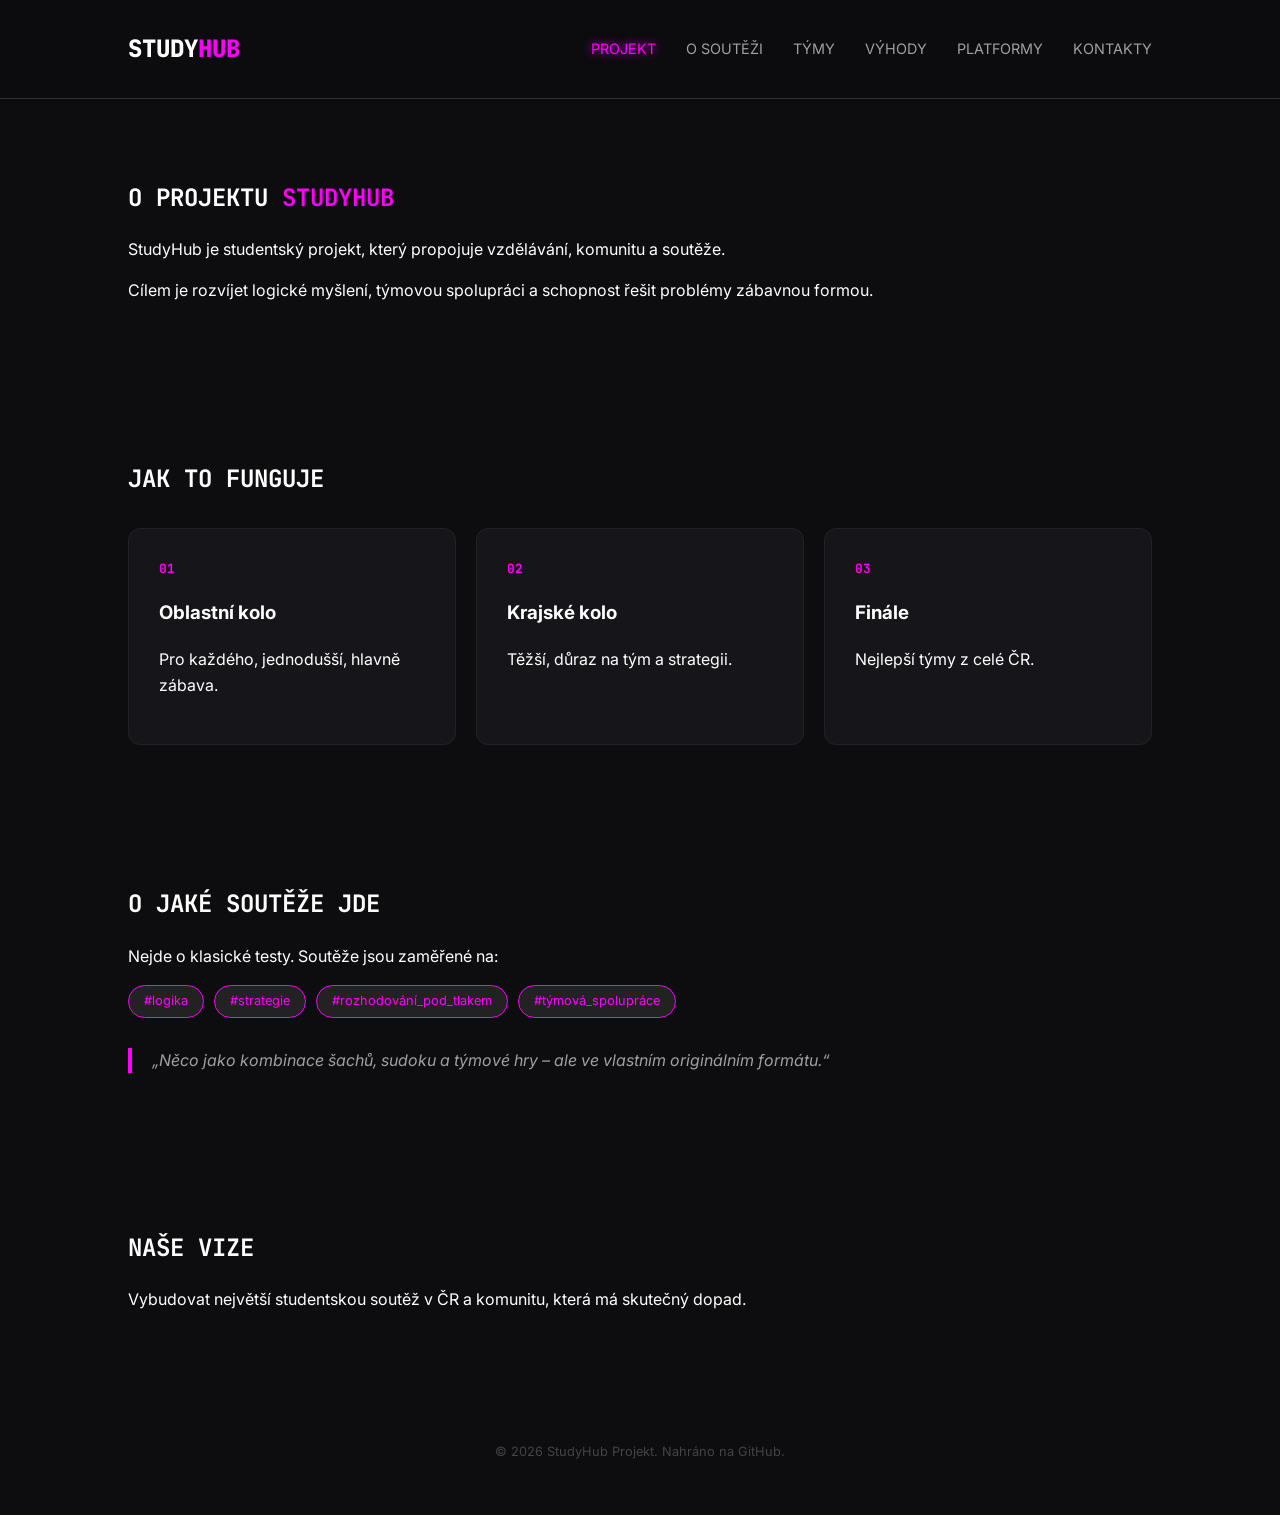
<file: index.html>
<!DOCTYPE html>
<html lang="cs">
<head>
    <meta charset="UTF-8">
    <meta name="viewport" content="width=device-width, initial-scale=1.0">
    <title>StudyHub | Studentský projekt</title>
    <link rel="stylesheet" href="style.css">
    <link href="https://fonts.googleapis.com/css2?family=Inter:wght@400;700;900&family=JetBrains+Mono:wght@500&display=swap" rel="stylesheet">
</head>
<body>

    <header>
        <nav>
            <div class="logo">STUDY<span>HUB</span></div>
            <ul>
                <li><a href="index.html" class="active">Projekt</a></li>
                <li><a href="o-soutezi.html">O soutěži</a></li>
                <li><a href="tymy.html">Týmy</a></li>
                <li><a href="vyhody.html">Výhody</a></li>
                <li><a href="platformy.html">Platformy</a></li>
                <li><a href="kontakt.html">Kontakty</a></li>
            </ul>
        </nav>
    </header>

    <main>
        <section class="hero">
            <h1>O PROJEKTU <span class="highlight">STUDYHUB</span></h1>
            <p class="subtitle">StudyHub je studentský projekt, který propojuje vzdělávání, komunitu a soutěže.</p>
            <p>Cílem je rozvíjet logické myšlení, týmovou spolupráci a schopnost řešit problémy zábavnou formou.</p>
        </section>

        <section class="features">
            <h2>JAK TO FUNGUJE</h2>
            <div class="grid">
                <div class="card">
                    <span class="step">01</span>
                    <h3>Oblastní kolo</h3>
                    <p>Pro každého, jednodušší, hlavně zábava.</p>
                </div>
                <div class="card">
                    <span class="step">02</span>
                    <h3>Krajské kolo</h3>
                    <p>Těžší, důraz na tým a strategii.</p>
                </div>
                <div class="card">
                    <span class="step">03</span>
                    <h3>Finále</h3>
                    <p>Nejlepší týmy z celé ČR.</p>
                </div>
            </div>
        </section>

        <section class="about-games">
            <h2>O JAKÉ SOUTĚŽE JDE</h2>
            <div class="info-box">
                <p>Nejde o klasické testy. Soutěže jsou zaměřené na:</p>
                <ul class="tags">
                    <li>#logika</li>
                    <li>#strategie</li>
                    <li>#rozhodování_pod_tlakem</li>
                    <li>#týmová_spolupráce</li>
                </ul>
                <p class="quote">„Něco jako kombinace šachů, sudoku a týmové hry – ale ve vlastním originálním formátu.“</p>
            </div>
        </section>

        <section class="vision">
            <h2>NAŠE VIZE</h2>
            <p>Vybudovat největší studentskou soutěž v ČR a komunitu, která má skutečný dopad.</p>
        </section>
    </main>

    <footer>
        <p>&copy; 2026 StudyHub Projekt. Nahráno na GitHub.</p>
    </footer>

</body>
</html>
</file>
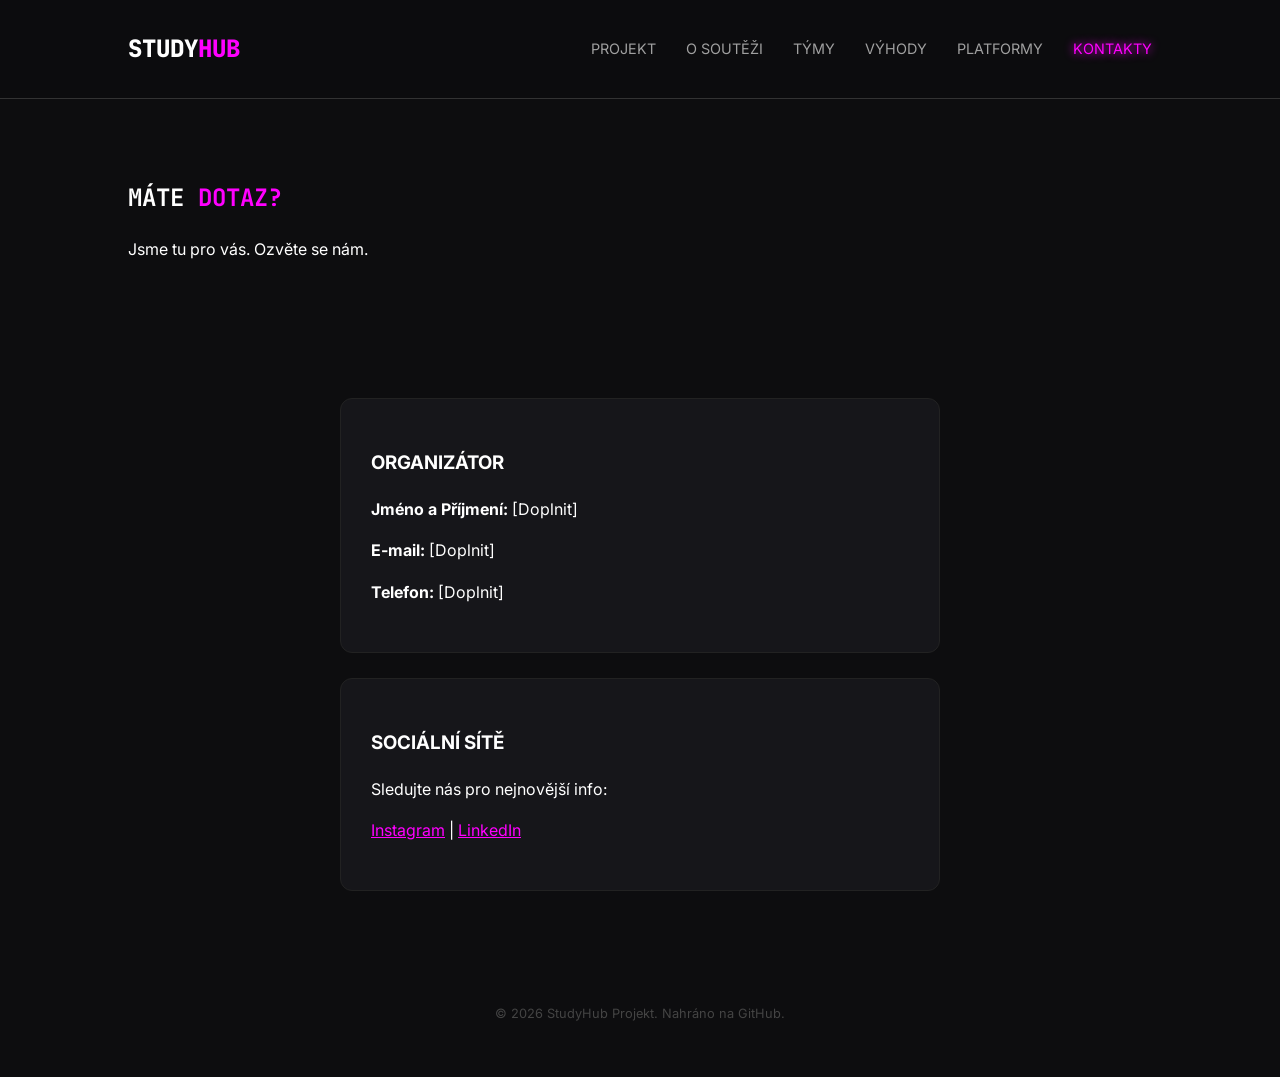
<file: kontakt.html>
<!DOCTYPE html>
<html lang="cs">
<head>
    <meta charset="UTF-8">
    <meta name="viewport" content="width=device-width, initial-scale=1.0">
    <title>StudyHub | Studentský projekt</title>
    <link rel="stylesheet" href="style.css">
    <link href="https://fonts.googleapis.com/css2?family=Inter:wght@400;700;900&family=JetBrains+Mono:wght@500&display=swap" rel="stylesheet">
</head>
<body>

    <header>
        <nav>
            <div class="logo">STUDY<span>HUB</span></div>
            <ul>
                <li><a href="index.html" >Projekt</a></li>
                <li><a href="o-soutezi.html" >O soutěži</a></li>
                <li><a href="tymy.html">Týmy</a></li>
                <li><a href="vyhody.html">Výhody</a></li>
                <li><a href="platformy.html">Platformy</a></li>
                <li><a href="kontakt.html"class="active">Kontakty</a></li>
            </ul>
        </nav>
    </header>

    <main>
    <section class="hero">
        <h1>MÁTE <span class="highlight">DOTAZ?</span></h1>
        <p class="subtitle">Jsme tu pro vás. Ozvěte se nám.</p>
    </section>

    <section class="info-box" style="max-width: 600px; margin: auto;">
        <div class="card">
            <h3>ORGANIZÁTOR</h3>
            <p><strong>Jméno a Příjmení:</strong> [Doplnit]</p>
            <p><strong>E-mail:</strong> [Doplnit]</p>
            <p><strong>Telefon:</strong> [Doplnit]</p>
        </div>
        <br>
        <div class="card">
            <h3>SOCIÁLNÍ SÍTĚ</h3>
            <p>Sledujte nás pro nejnovější info:</p>
            <p><a href="#" class="highlight">Instagram</a> | <a href="#" class="highlight">LinkedIn</a></p>
        </div>
    </section>
</main>

    <footer>
        <p>&copy; 2026 StudyHub Projekt. Nahráno na GitHub.</p>
    </footer>

</body>
</html>
</file>
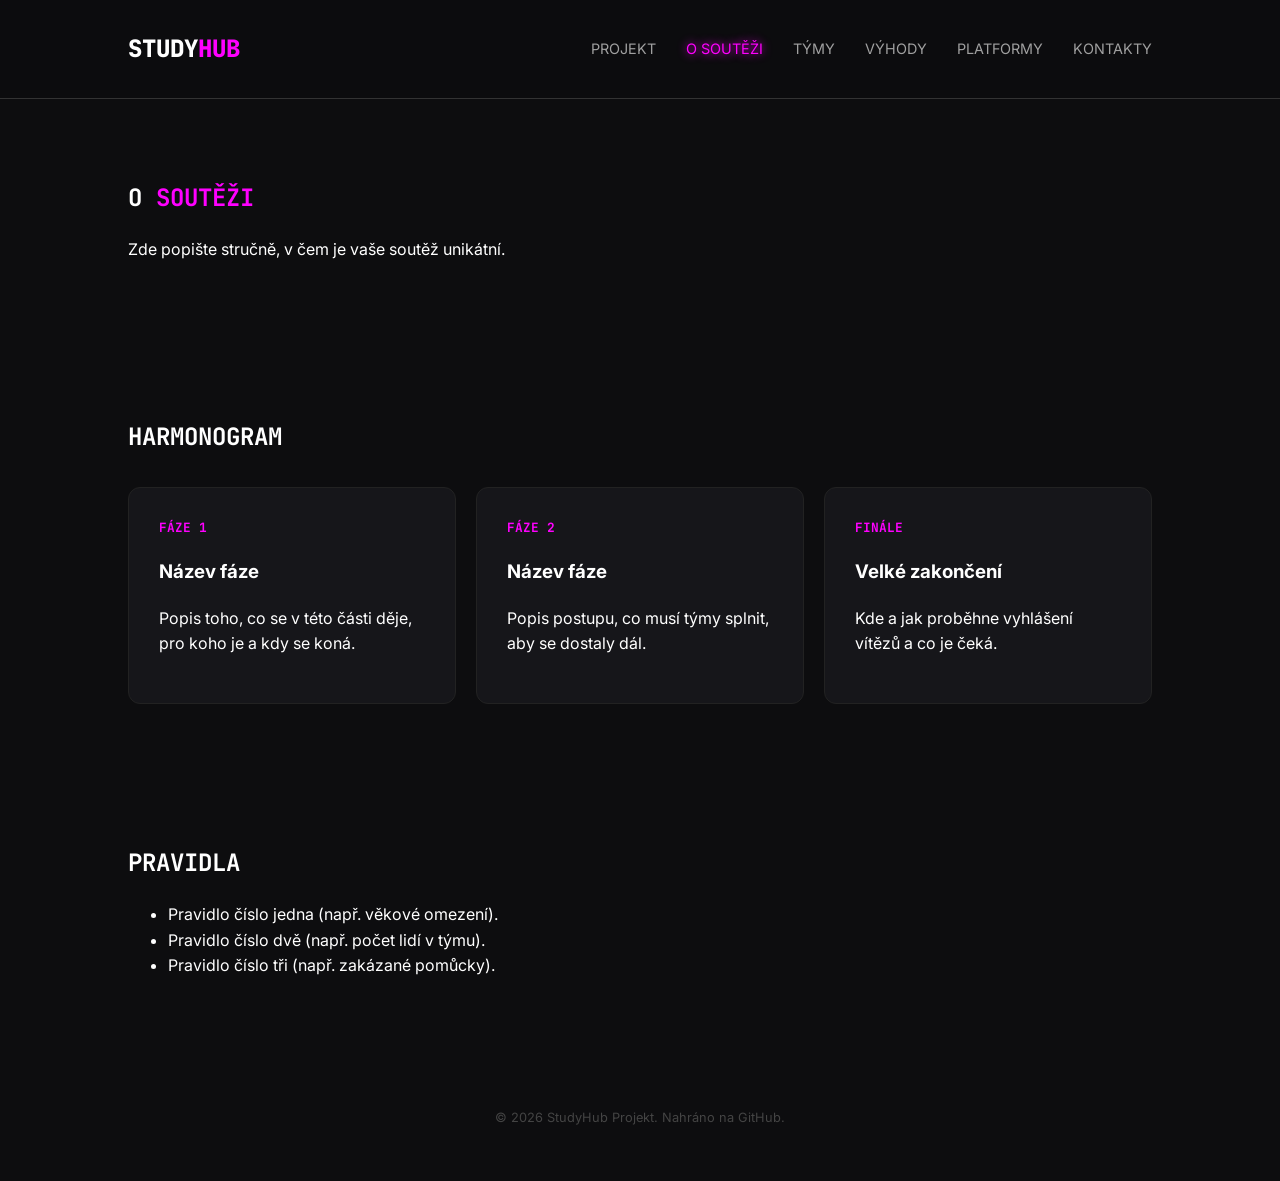
<file: o-soutezi.html>
<!DOCTYPE html>
<html lang="cs">
<head>
    <meta charset="UTF-8">
    <meta name="viewport" content="width=device-width, initial-scale=1.0">
    <title>StudyHub | Studentský projekt</title>
    <link rel="stylesheet" href="style.css">
    <link href="https://fonts.googleapis.com/css2?family=Inter:wght@400;700;900&family=JetBrains+Mono:wght@500&display=swap" rel="stylesheet">
</head>
<body>

    <header>
        <nav>
            <div class="logo">STUDY<span>HUB</span></div>
            <ul>
                <li><a href="index.html" >Projekt</a></li>
                <li><a href="o-soutezi.html" class="active">O soutěži</a></li>
                <li><a href="tymy.html">Týmy</a></li>
                <li><a href="vyhody.html">Výhody</a></li>
                <li><a href="platformy.html">Platformy</a></li>
                <li><a href="kontakt.html">Kontakty</a></li>
            </ul>
        </nav>
    </header>

   <main>
    <section class="hero">
        <h1>O <span class="highlight">SOUTĚŽI</span></h1>
        <p class="subtitle">Zde popište stručně, v čem je vaše soutěž unikátní.</p>
    </section>

    <section class="details">
        <h2>HARMONOGRAM</h2>
        <div class="grid">
            <div class="card">
                <span class="step">FÁZE 1</span>
                <h3>Název fáze</h3>
                <p>Popis toho, co se v této části děje, pro koho je a kdy se koná.</p>
            </div>
            <div class="card">
                <span class="step">FÁZE 2</span>
                <h3>Název fáze</h3>
                <p>Popis postupu, co musí týmy splnit, aby se dostaly dál.</p>
            </div>
            <div class="card">
                <span class="step">FINÁLE</span>
                <h3>Velké zakončení</h3>
                <p>Kde a jak proběhne vyhlášení vítězů a co je čeká.</p>
            </div>
        </div>
    </section>

    <section class="rules">
        <h2>PRAVIDLA</h2>
        <div class="info-box">
            <ul>
                <li>Pravidlo číslo jedna (např. věkové omezení).</li>
                <li>Pravidlo číslo dvě (např. počet lidí v týmu).</li>
                <li>Pravidlo číslo tři (např. zakázané pomůcky).</li>
            </ul>
        </div>
    </section>
</main>

    <footer>
        <p>&copy; 2026 StudyHub Projekt. Nahráno na GitHub.</p>
    </footer>

</body>
</html>
</file>
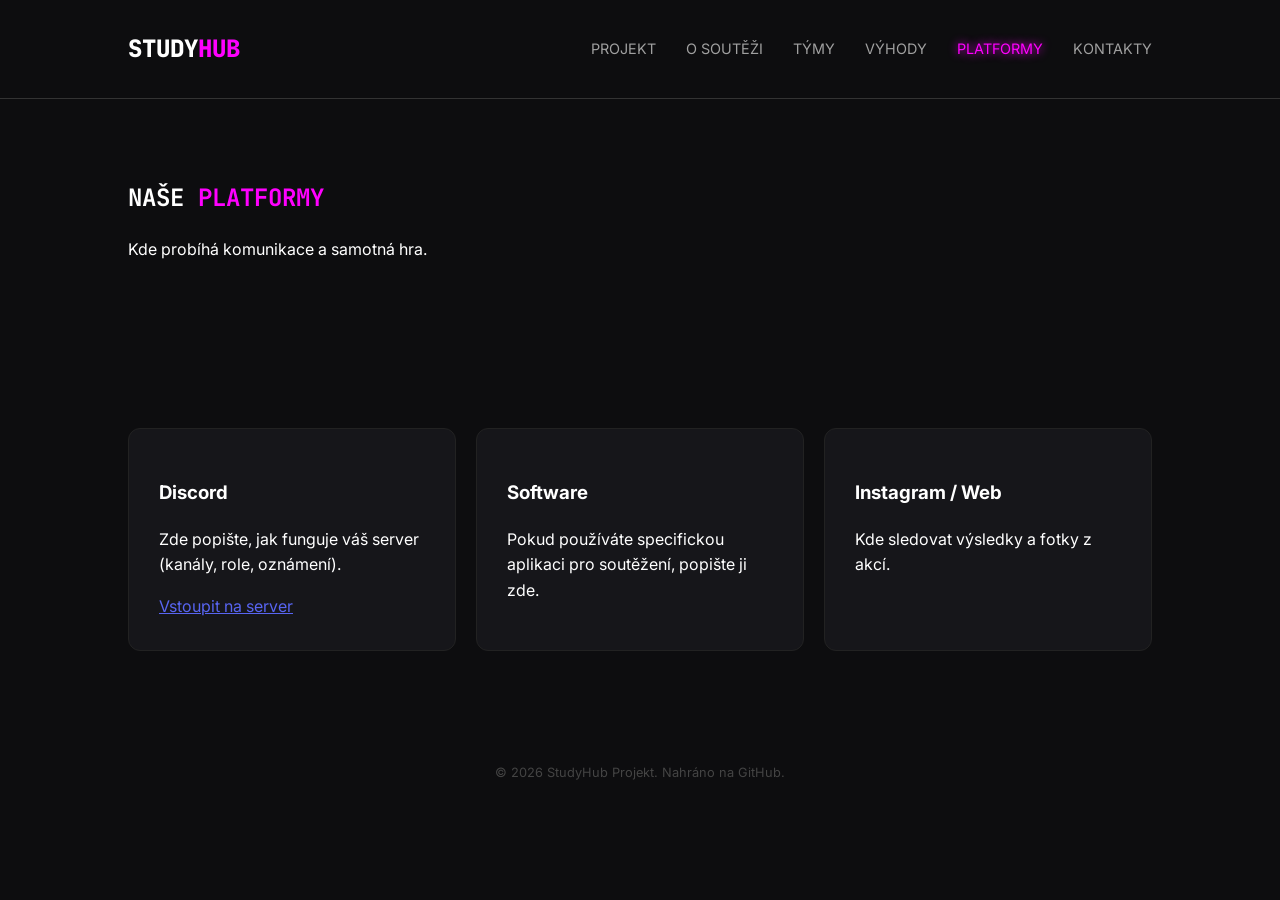
<file: platformy.html>
<!DOCTYPE html>
<html lang="cs">
<head>
    <meta charset="UTF-8">
    <meta name="viewport" content="width=device-width, initial-scale=1.0">
    <title>StudyHub | Studentský projekt</title>
    <link rel="stylesheet" href="style.css">
    <link href="https://fonts.googleapis.com/css2?family=Inter:wght@400;700;900&family=JetBrains+Mono:wght@500&display=swap" rel="stylesheet">
</head>
<body>

    <header>
        <nav>
            <div class="logo">STUDY<span>HUB</span></div>
            <ul>
                <li><a href="index.html" >Projekt</a></li>
                <li><a href="o-soutezi.html" >O soutěži</a></li>
                <li><a href="tymy.html">Týmy</a></li>
                <li><a href="vyhody.html">Výhody</a></li>
                <li><a href="platformy.html"class="active" >Platformy</a></li>
                <li><a href="kontakt.html">Kontakty</a></li>
            </ul>
        </nav>
    </header>

    <main>
    <section class="hero">
        <h1>NAŠE <span class="highlight">PLATFORMY</span></h1>
        <p class="subtitle">Kde probíhá komunikace a samotná hra.</p>
    </section>

    <section class="grid">
        <div class="card">
            <h3>Discord</h3>
            <p>Zde popište, jak funguje váš server (kanály, role, oznámení).</p>
            <a href="#" style="color: #5865F2;">Vstoupit na server</a>
        </div>
        <div class="card">
            <h3>Software</h3>
            <p>Pokud používáte specifickou aplikaci pro soutěžení, popište ji zde.</p>
        </div>
        <div class="card">
            <h3>Instagram / Web</h3>
            <p>Kde sledovat výsledky a fotky z akcí.</p>
        </div>
    </section>
</main>

    <footer>
        <p>&copy; 2026 StudyHub Projekt. Nahráno na GitHub.</p>
    </footer>

</body>
</html>
</file>
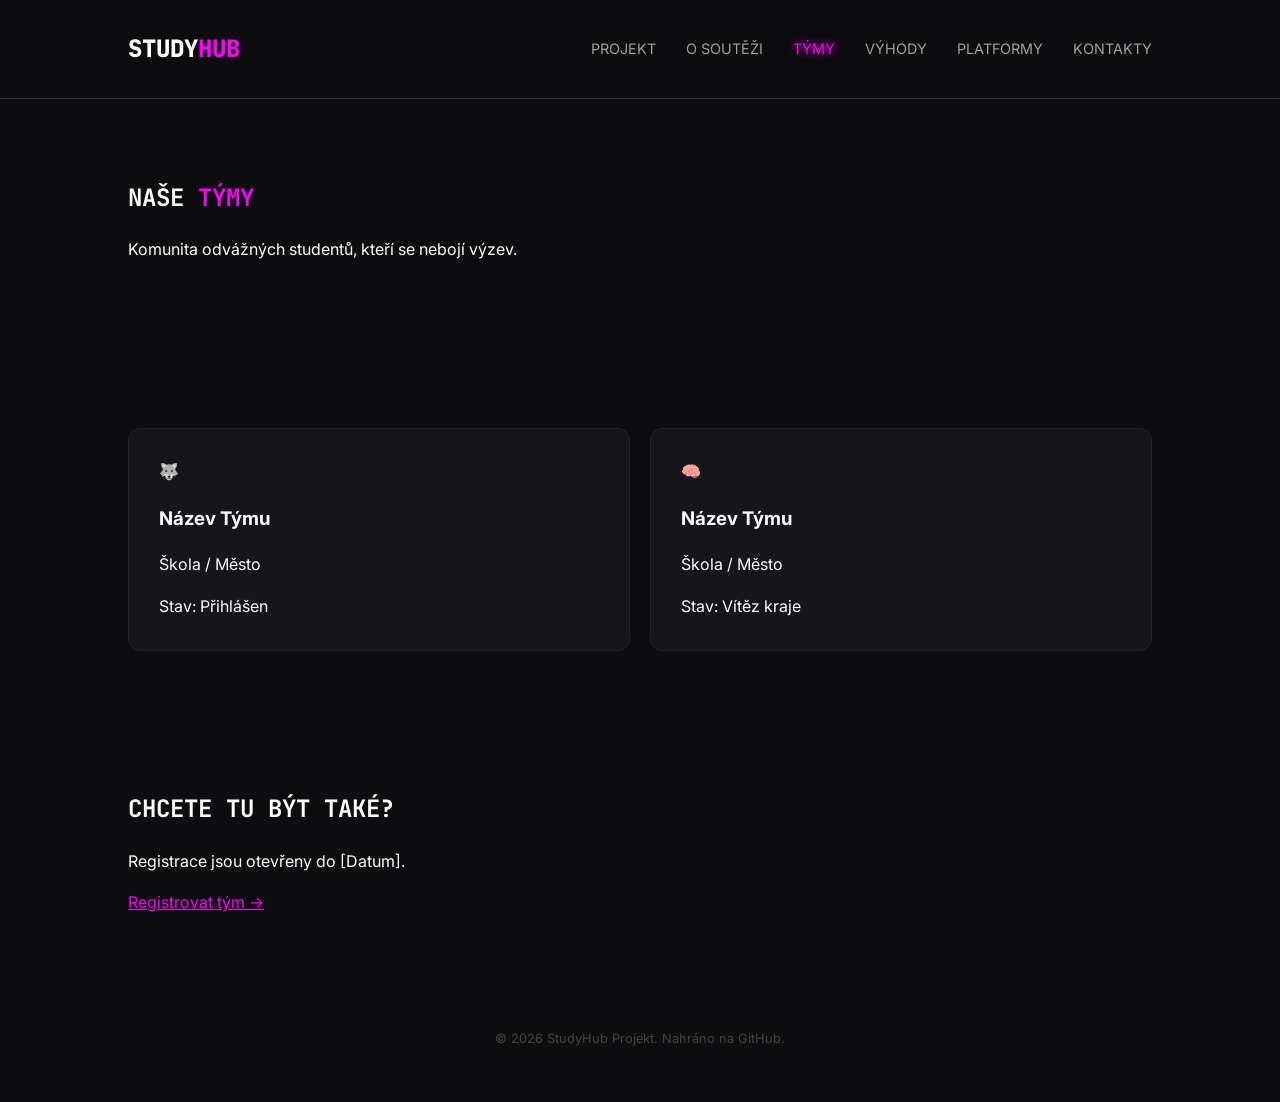
<file: tymy.html>
<!DOCTYPE html>
<html lang="cs">
<head>
    <meta charset="UTF-8">
    <meta name="viewport" content="width=device-width, initial-scale=1.0">
    <title>StudyHub | Studentský projekt</title>
    <link rel="stylesheet" href="style.css">
    <link href="https://fonts.googleapis.com/css2?family=Inter:wght@400;700;900&family=JetBrains+Mono:wght@500&display=swap" rel="stylesheet">
</head>
<body>

    <header>
        <nav>
            <div class="logo">STUDY<span>HUB</span></div>
            <ul>
                <li><a href="index.html" >Projekt</a></li>
                <li><a href="o-soutezi.html" >O soutěži</a></li>
                <li><a href="tymy.html"class="active">Týmy</a></li>
                <li><a href="vyhody.html">Výhody</a></li>
                <li><a href="platformy.html">Platformy</a></li>
                <li><a href="kontakt.html">Kontakty</a></li>
            </ul>
        </nav>
    </header>

    <main>
    <section class="hero">
        <h1>NAŠE <span class="highlight">TÝMY</span></h1>
        <p class="subtitle">Komunita odvážných studentů, kteří se nebojí výzev.</p>
    </section>

    <section class="grid">
        <div class="card">
            <div class="team-icon">🐺</div> 
            <h3>Název Týmu</h3>
            <p>Škola / Město</p>
            <span class="tag">Stav: Přihlášen</span>
        </div>

        <div class="card">
            <div class="team-icon">🧠</div>
            <h3>Název Týmu</h3>
            <p>Škola / Město</p>
            <span class="tag">Stav: Vítěz kraje</span>
        </div>
    </section>

    <section class="registration-call">
        <h2>CHCETE TU BÝT TAKÉ?</h2>
        <p>Registrace jsou otevřeny do [Datum].</p>
        <a href="kontakt.html" class="highlight">Registrovat tým -></a>
    </section>
</main>

    <footer>
        <p>&copy; 2026 StudyHub Projekt. Nahráno na GitHub.</p>
    </footer>

</body>
</html>
</file>
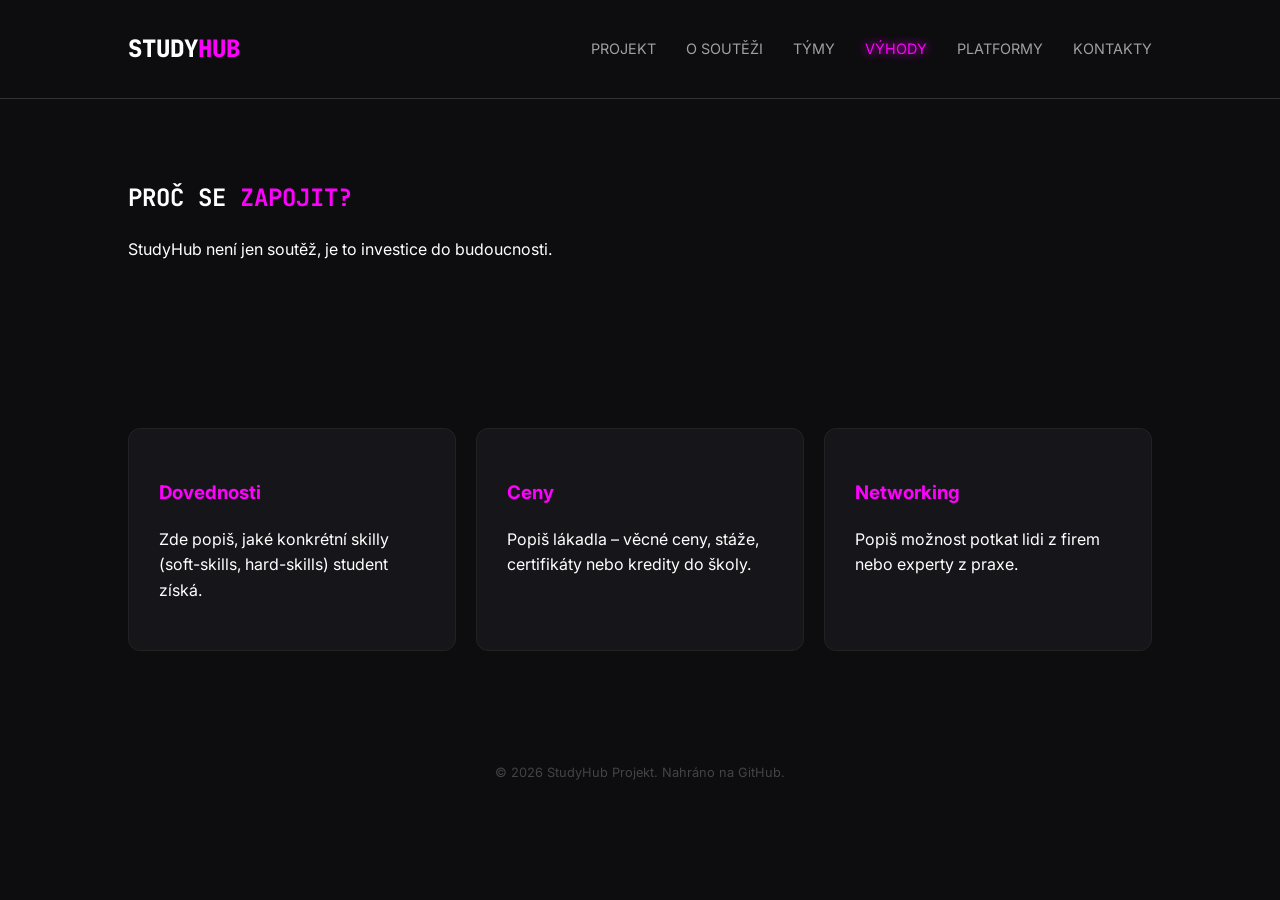
<file: vyhody.html>
<!DOCTYPE html>
<html lang="cs">
<head>
    <meta charset="UTF-8">
    <meta name="viewport" content="width=device-width, initial-scale=1.0">
    <title>StudyHub | Studentský projekt</title>
    <link rel="stylesheet" href="style.css">
    <link href="https://fonts.googleapis.com/css2?family=Inter:wght@400;700;900&family=JetBrains+Mono:wght@500&display=swap" rel="stylesheet">
</head>
<body>

    <header>
        <nav>
            <div class="logo">STUDY<span>HUB</span></div>
            <ul>
                <li><a href="index.html" >Projekt</a></li>
                <li><a href="o-soutezi.html" >O soutěži</a></li>
                <li><a href="tymy.html">Týmy</a></li>
                <li><a href="vyhody.html"class="active">Výhody</a></li>
                <li><a href="platformy.html">Platformy</a></li>
                <li><a href="kontakt.html">Kontakty</a></li>
            </ul>
        </nav>
    </header>

    <main>
    <section class="hero">
        <h1>PROČ SE <span class="highlight">ZAPOJIT?</span></h1>
        <p class="subtitle">StudyHub není jen soutěž, je to investice do budoucnosti.</p>
    </section>

    <section class="grid">
        <div class="card">
            <h3 class="highlight">Dovednosti</h3>
            <p>Zde popiš, jaké konkrétní skilly (soft-skills, hard-skills) student získá.</p>
        </div>
        <div class="card">
            <h3 class="highlight">Ceny</h3>
            <p>Popiš lákadla – věcné ceny, stáže, certifikáty nebo kredity do školy.</p>
        </div>
        <div class="card">
            <h3 class="highlight">Networking</h3>
            <p>Popiš možnost potkat lidi z firem nebo experty z praxe.</p>
        </div>
    </section>
</main>

    <footer>
        <p>&copy; 2026 StudyHub Projekt. Nahráno na GitHub.</p>
    </footer>

</body>
</html>
</file>
<file: style.css>
:root {
    --bg-dark: #0d0d0f;
    --card-bg: #16161a;
    --accent: #ff00ff; /* Neonově růžová/fialová */
    --text-main: #ffffff;
    --text-dim: #a0a0a0;
}

body {
    background-color: var(--bg-dark);
    color: var(--text-main);
    font-family: 'Inter', sans-serif;
    margin: 0;
    line-height: 1.6;
}

/* Navigace */
nav {
    display: flex;
    justify-content: space-between;
    align-items: center;
    padding: 20px 10%;
    background: rgba(13, 13, 15, 0.95);
    border-bottom: 1px solid #333;
    position: sticky;
    top: 0;
    z-index: 100;
}

.logo {
    font-family: 'JetBrains Mono', monospace;
    font-size: 1.5rem;
    font-weight: 900;
}

.logo span {
    color: var(--accent);
}

nav ul {
    display: flex;
    list-style: none;
    gap: 30px;
}

nav a {
    color: var(--text-dim);
    text-decoration: none;
    font-size: 0.9rem;
    text-transform: uppercase;
    transition: 0.3s;
}

nav a:hover, nav a.active {
    color: var(--accent);
    text-shadow: 0 0 10px var(--accent);
}

/* Sekce */
section {
    padding: 60px 10%;
}

h1, h2 {
    font-family: 'JetBrains Mono', monospace;
    text-transform: uppercase;
}

.highlight {
    color: var(--accent);
}

/* Karty */
.grid {
    display: grid;
    grid-template-columns: repeat(auto-fit, minmax(250px, 1fr));
    gap: 20px;
    margin-top: 30px;
}

.card {
    background: var(--card-bg);
    padding: 30px;
    border-radius: 12px;
    border: 1px solid #222;
    transition: 0.3s;
    position: relative;
}

.card:hover {
    border-color: var(--accent);
    transform: translateY(-5px);
}

.step {
    color: var(--accent);
    font-family: 'JetBrains Mono', monospace;
    font-weight: bold;
    font-size: 0.8rem;
    display: block;
    margin-bottom: 10px;
}

/* Tags */
.tags {
    display: flex;
    flex-wrap: wrap;
    gap: 10px;
    list-style: none;
    padding: 0;
}

.tags li {
    background: #222;
    padding: 5px 15px;
    border-radius: 20px;
    font-size: 0.8rem;
    color: var(--accent);
    border: 1px solid var(--accent);
}

.quote {
    border-left: 4px solid var(--accent);
    padding-left: 20px;
    font-style: italic;
    margin-top: 30px;
    color: var(--text-dim);
}

footer {
    text-align: center;
    padding: 40px;
    font-size: 0.8rem;
    color: #444;
}
</file>
